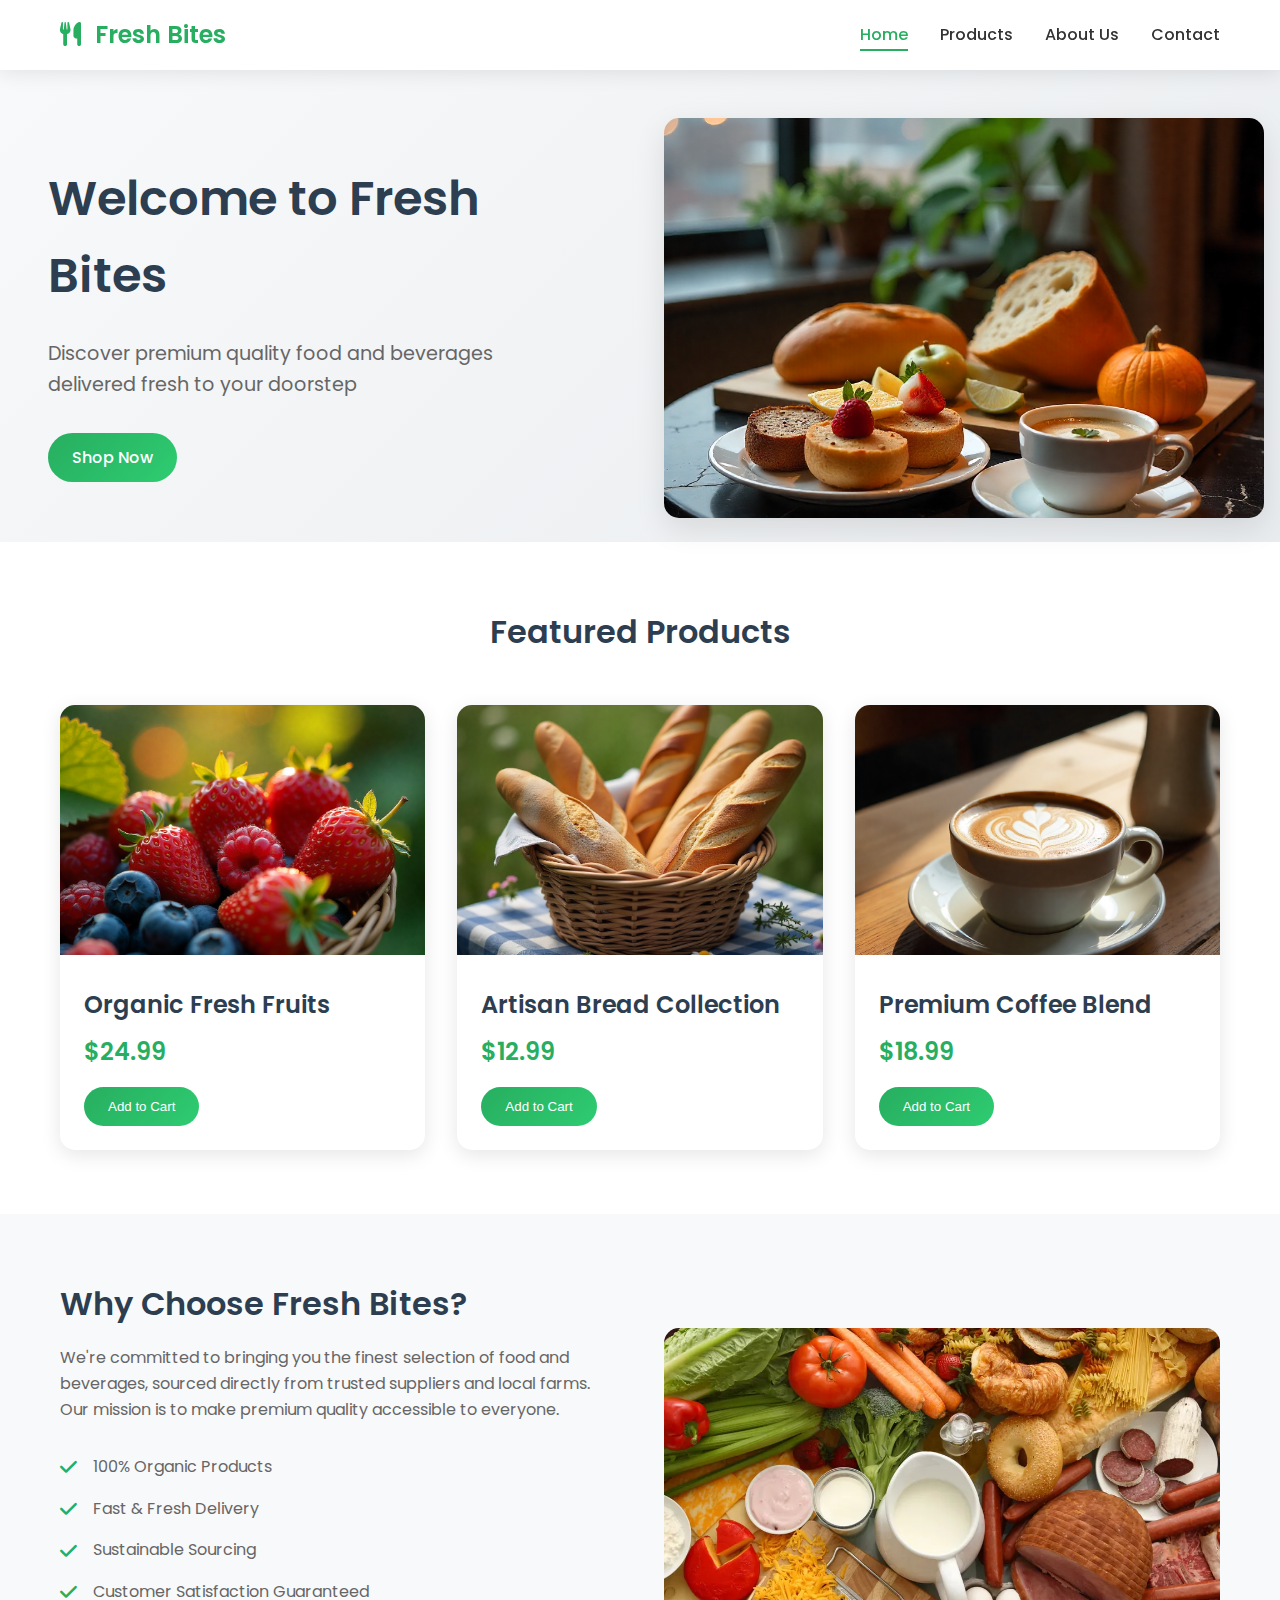
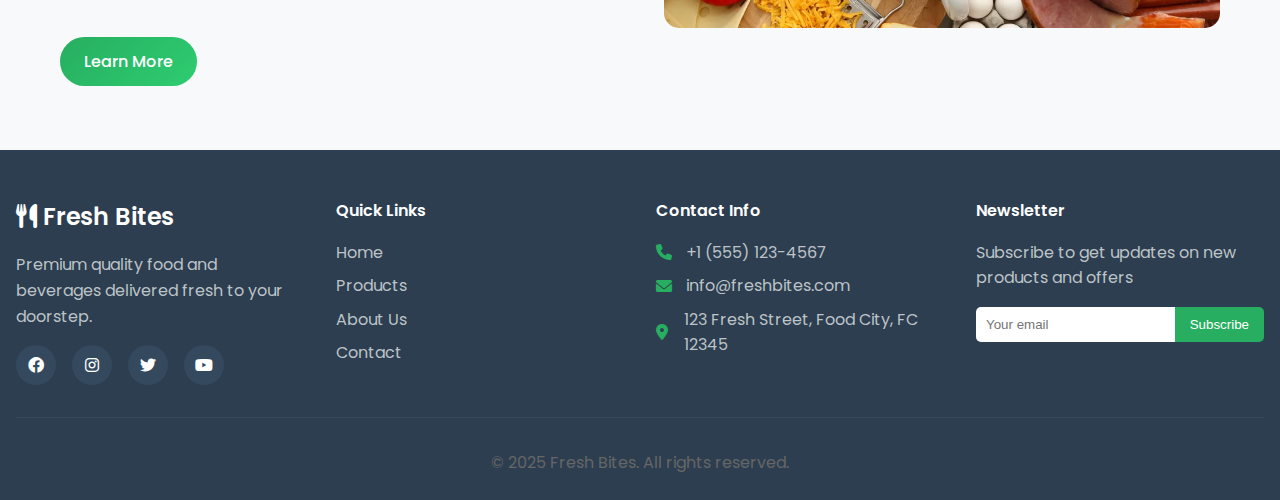
<file: index.html>
<!DOCTYPE html>
<html lang="en">
<head>
    <meta charset="UTF-8">
    <meta name="viewport" content="width=device-width, initial-scale=1.0">
    <title>Fresh Bites - Premium Food & Beverage Store</title>
    <link rel="stylesheet" href="css/style.css">
    <link href="https://fonts.googleapis.com/css2?family=Poppins:wght@300;400;500;600;700&display=swap" rel="stylesheet">
    <link rel="stylesheet" href="https://cdnjs.cloudflare.com/ajax/libs/font-awesome/6.0.0/css/all.min.css">
</head>
<body>
    <header>
        <nav class="navbar">
            <input type="checkbox" id="mobile-menu-toggle" class="mobile-menu-toggle">
            <div class="nav-container">
                <div class="logo">
                    <h2><i class="fas fa-utensils"></i> Fresh Bites</h2>
                </div>
                <ul class="nav-menu">
                    <li class="nav-item">
                        <a href="index.html" class="nav-link active">Home</a>
                    </li>
                    <li class="nav-item">
                        <a href="products.html" class="nav-link">Products</a>
                    </li>
                    <li class="nav-item">
                        <a href="about.html" class="nav-link">About Us</a>
                    </li>
                    <li class="nav-item">
                        <a href="contact.html" class="nav-link">Contact</a>
                    </li>
                </ul>
                <label for="mobile-menu-toggle" class="hamburger">
                    <span class="bar"></span>
                    <span class="bar"></span>
                    <span class="bar"></span>
                </label>
            </div>
        </nav>
    </header>

    <main>
        <!-- Hero Section -->
        <section class="hero">
            <div class="hero-content">
                <h1>Welcome to Fresh Bites</h1>
                <p>Discover premium quality food and beverages delivered fresh to your doorstep</p>
                <a href="products.html" class="cta-button">Shop Now</a>
            </div>
            <div class="hero-image">
                <img src="assets/images/hero_image.png" alt="Fresh Food Display">
            </div>
        </section>

        <!-- Featured Products Section -->
        <section class="featured-products">
            <div class="container">
                <h2>Featured Products</h2>
                <div class="products-grid">
                    <div class="product-card">
                        <div class="product-image">
                            <img src="assets/images/img-1.png" alt="Organic Fruits">
                        </div>
                        <div class="product-info">
                            <h3>Organic Fresh Fruits</h3>
                            <p class="price">$24.99</p>
                            <button class="add-to-cart">Add to Cart</button>
                        </div>
                    </div>
                    <div class="product-card">
                        <div class="product-image">
                            <img src="assets/images/img-2.png" alt="Artisan Bread">
                        </div>
                        <div class="product-info">
                            <h3>Artisan Bread Collection</h3>
                            <p class="price">$12.99</p>
                            <button class="add-to-cart">Add to Cart</button>
                        </div>
                    </div>
                    <div class="product-card">
                        <div class="product-image">
                            <img src="assets/images/img-3.png" alt="Premium Coffee">
                        </div>
                        <div class="product-info">
                            <h3>Premium Coffee Blend</h3>
                            <p class="price">$18.99</p>
                            <button class="add-to-cart">Add to Cart</button>
                        </div>
                    </div>
                </div>
            </div>
        </section>

        <!-- About Section -->
        <section class="about-preview">
            <div class="container">
                <div class="about-content">
                    <div class="about-text">
                        <h2>Why Choose Fresh Bites?</h2>
                        <p>We're committed to bringing you the finest selection of food and beverages, sourced directly from trusted suppliers and local farms. Our mission is to make premium quality accessible to everyone.</p>
                        <ul class="features-list">
                            <li><i class="fas fa-check"></i> 100% Organic Products</li>
                            <li><i class="fas fa-check"></i> Fast & Fresh Delivery</li>
                            <li><i class="fas fa-check"></i> Sustainable Sourcing</li>
                            <li><i class="fas fa-check"></i> Customer Satisfaction Guaranteed</li>
                        </ul>
                        <a href="about.html" class="learn-more">Learn More</a>
                    </div>
                    <div class="about-image">
                        <img src="assets/images/our_store.webp" alt="Our Story">
                    </div>
                </div>
            </div>
        </section>
    </main>

    <footer>
        <div class="footer-content">
            <div class="footer-section">
                <h3><i class="fas fa-utensils"></i> Fresh Bites</h3>
                <p>Premium quality food and beverages delivered fresh to your doorstep.</p>
                <div class="social-links">
                    <a href="#"><i class="fab fa-facebook"></i></a>
                    <a href="#"><i class="fab fa-instagram"></i></a>
                    <a href="#"><i class="fab fa-twitter"></i></a>
                    <a href="#"><i class="fab fa-youtube"></i></a>
                </div>
            </div>
            <div class="footer-section">
                <h4>Quick Links</h4>
                <ul>
                    <li><a href="index.html">Home</a></li>
                    <li><a href="products.html">Products</a></li>
                    <li><a href="about.html">About Us</a></li>
                    <li><a href="contact.html">Contact</a></li>
                </ul>
            </div>
            <div class="footer-section">
                <h4>Contact Info</h4>
                <div class="contact-info">
                    <p><i class="fas fa-phone"></i> +1 (555) 123-4567</p>
                    <p><i class="fas fa-envelope"></i> info@freshbites.com</p>
                    <p><i class="fas fa-map-marker-alt"></i> 123 Fresh Street, Food City, FC 12345</p>
                </div>
            </div>
            <div class="footer-section">
                <h4>Newsletter</h4>
                <p>Subscribe to get updates on new products and offers</p>
                <div class="newsletter">
                    <input type="email" placeholder="Your email">
                    <button type="submit">Subscribe</button>
                </div>
            </div>
        </div>
        <div class="footer-bottom">
            <p>&copy; 2025 Fresh Bites. All rights reserved.</p>
        </div>
    </footer>

</body>
</html>
</file>
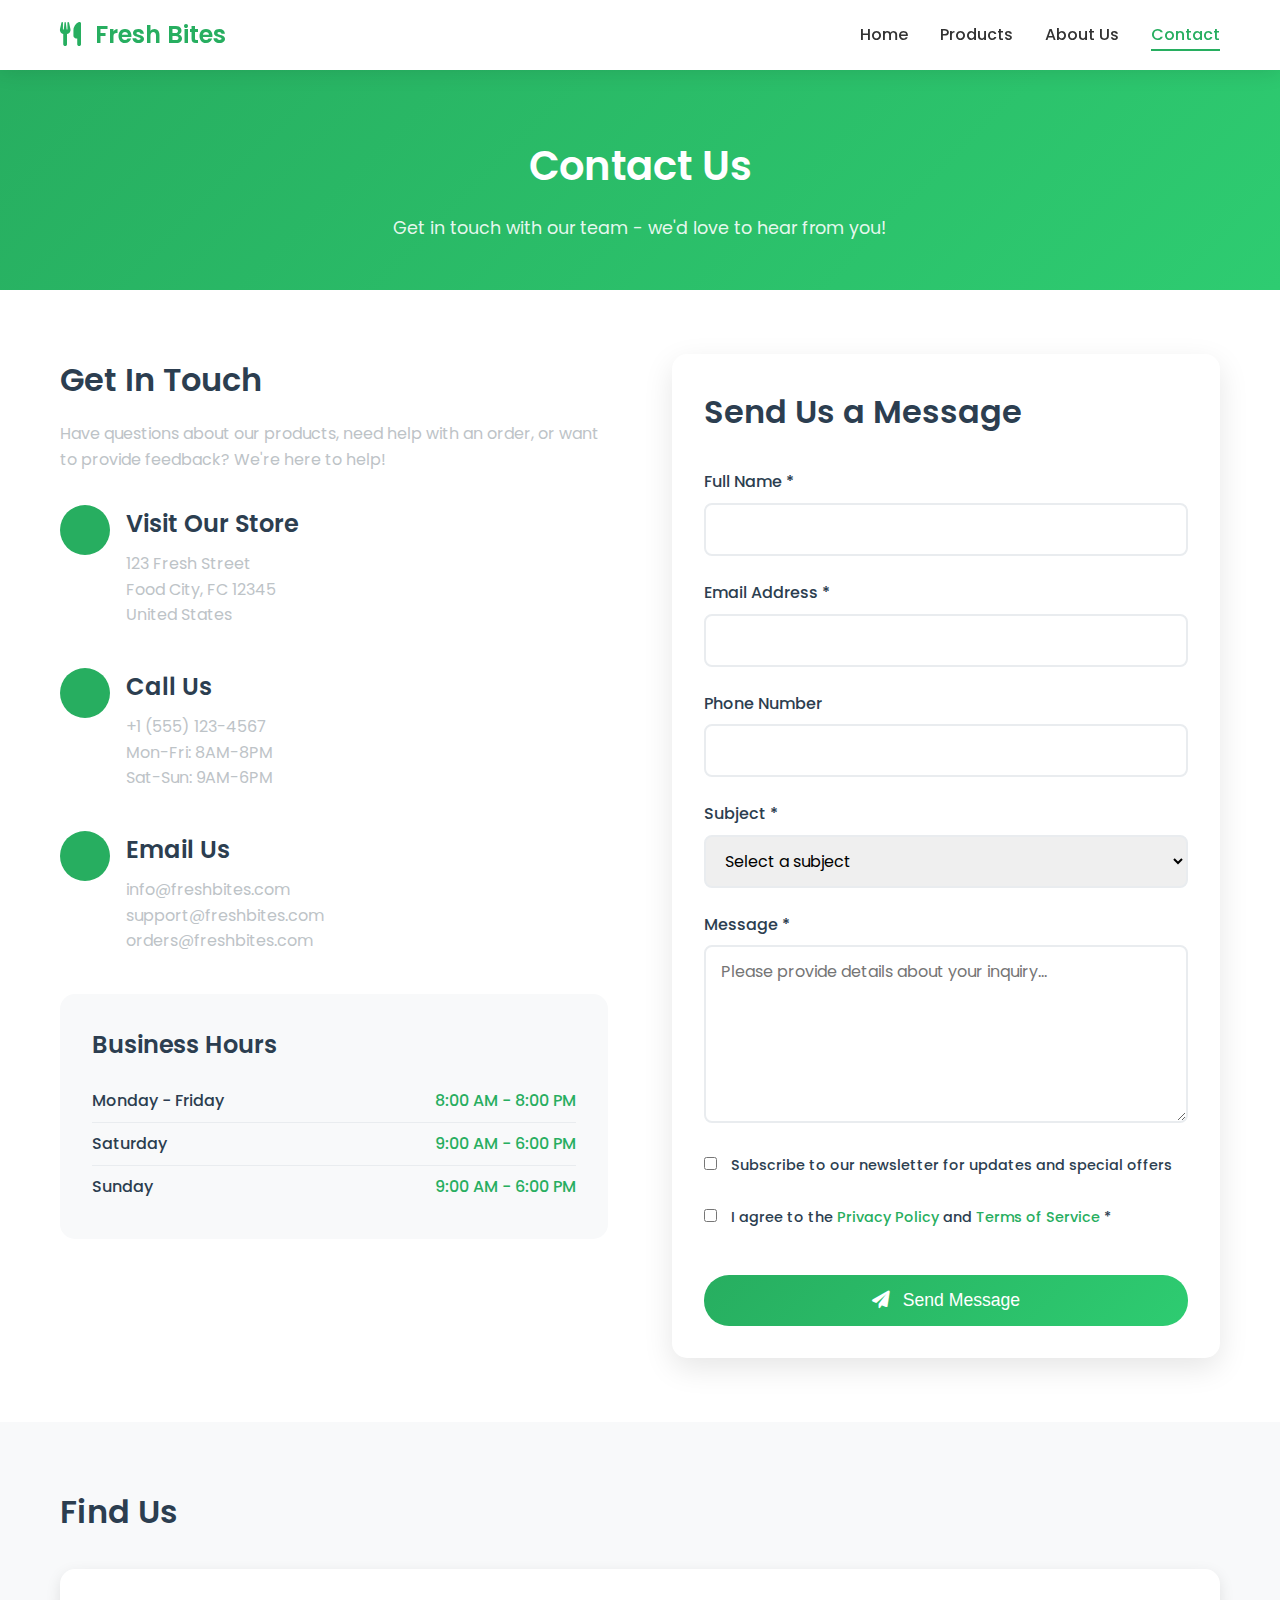
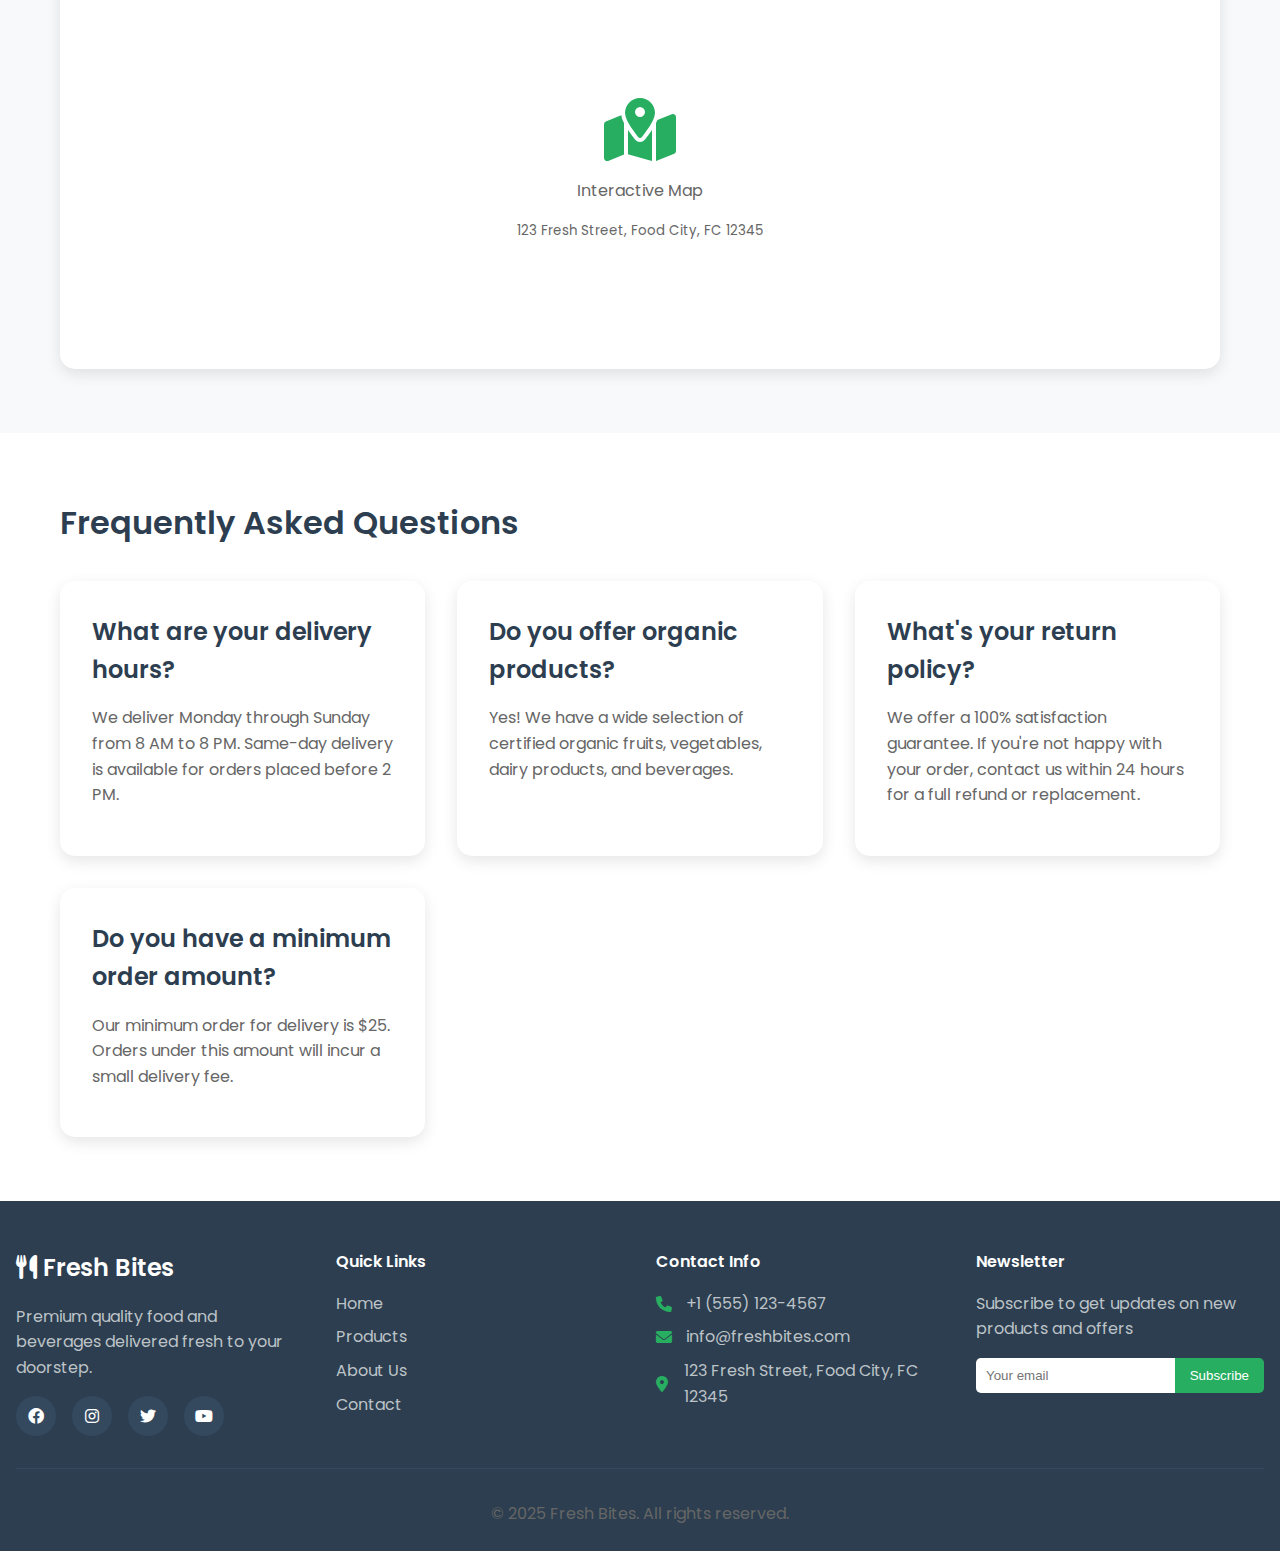
<file: contact.html>
<!DOCTYPE html>
<html lang="en">
<head>
    <meta charset="UTF-8">
    <meta name="viewport" content="width=device-width, initial-scale=1.0">
    <title>Contact Us - Fresh Bites</title>
    <link rel="stylesheet" href="css/style.css">
    <link href="https://fonts.googleapis.com/css2?family=Poppins:wght@300;400;500;600;700&display=swap" rel="stylesheet">
    <link rel="stylesheet" href="https://cdnjs.cloudflare.com/ajax/libs/font-awesome/6.0.0/css/all.min.css">
</head>
<body>
    <header>
        <nav class="navbar">
            <input type="checkbox" id="mobile-menu-toggle" class="mobile-menu-toggle">
            <div class="nav-container">
                <div class="logo">
                    <h2><i class="fas fa-utensils"></i> Fresh Bites</h2>
                </div>
                <ul class="nav-menu">
                    <li class="nav-item">
                        <a href="index.html" class="nav-link">Home</a>
                    </li>
                    <li class="nav-item">
                        <a href="products.html" class="nav-link">Products</a>
                    </li>
                    <li class="nav-item">
                        <a href="about.html" class="nav-link">About Us</a>
                    </li>
                    <li class="nav-item">
                        <a href="contact.html" class="nav-link active">Contact</a>
                    </li>
                </ul>
                <label for="mobile-menu-toggle" class="hamburger">
                    <span class="bar"></span>
                    <span class="bar"></span>
                    <span class="bar"></span>
                </label>
            </div>
        </nav>
    </header>

    <main>
        <section class="page-header">
            <div class="container">
                <h1>Contact Us</h1>
                <p>Get in touch with our team - we'd love to hear from you!</p>
            </div>
        </section>

        <section class="contact-section">
            <div class="container">
                <div class="contact-content">
                    <div class="contact-info">
                        <h2>Get In Touch</h2>
                        <p>Have questions about our products, need help with an order, or want to provide feedback? We're here to help!</p>
                        
                        <div class="contact-details">
                            <div class="contact-item">
                                <div class="contact-icon">
                                    <i class="fas fa-map-marker-alt"></i>
                                </div>
                                <div class="contact-text">
                                    <h3>Visit Our Store</h3>
                                    <p>123 Fresh Street<br>Food City, FC 12345<br>United States</p>
                                </div>
                            </div>
                            
                            <div class="contact-item">
                                <div class="contact-icon">
                                    <i class="fas fa-phone"></i>
                                </div>
                                <div class="contact-text">
                                    <h3>Call Us</h3>
                                    <p>+1 (555) 123-4567<br>Mon-Fri: 8AM-8PM<br>Sat-Sun: 9AM-6PM</p>
                                </div>
                            </div>
                            
                            <div class="contact-item">
                                <div class="contact-icon">
                                    <i class="fas fa-envelope"></i>
                                </div>
                                <div class="contact-text">
                                    <h3>Email Us</h3>
                                    <p>info@freshbites.com<br>support@freshbites.com<br>orders@freshbites.com</p>
                                </div>
                            </div>
                        </div>

                        <div class="business-hours">
                            <h3>Business Hours</h3>
                            <div class="hours-grid">
                                <div class="hours-item">
                                    <span class="day">Monday - Friday</span>
                                    <span class="time">8:00 AM - 8:00 PM</span>
                                </div>
                                <div class="hours-item">
                                    <span class="day">Saturday</span>
                                    <span class="time">9:00 AM - 6:00 PM</span>
                                </div>
                                <div class="hours-item">
                                    <span class="day">Sunday</span>
                                    <span class="time">9:00 AM - 6:00 PM</span>
                                </div>
                            </div>
                        </div>
                    </div>

                    <div class="contact-form-container">
                        <form class="contact-form" id="contactForm">
                            <h2>Send Us a Message</h2>
                            
                            <div class="form-group">
                                <label for="name">Full Name *</label>
                                <input type="text" id="name" name="name" required>
                                <span class="error-message" id="nameError"></span>
                            </div>

                            <div class="form-group">
                                <label for="email">Email Address *</label>
                                <input type="email" id="email" name="email" required>
                                <span class="error-message" id="emailError"></span>
                            </div>

                            <div class="form-group">
                                <label for="phone">Phone Number</label>
                                <input type="tel" id="phone" name="phone">
                            </div>

                            <div class="form-group">
                                <label for="subject">Subject *</label>
                                <select id="subject" name="subject" required>
                                    <option value="">Select a subject</option>
                                    <option value="general">General Inquiry</option>
                                    <option value="order">Order Support</option>
                                    <option value="product">Product Question</option>
                                    <option value="complaint">Complaint</option>
                                    <option value="feedback">Feedback</option>
                                    <option value="partnership">Partnership Inquiry</option>
                                </select>
                                <span class="error-message" id="subjectError"></span>
                            </div>

                            <div class="form-group">
                                <label for="message">Message *</label>
                                <textarea id="message" name="message" rows="6" required placeholder="Please provide details about your inquiry..."></textarea>
                                <span class="error-message" id="messageError"></span>
                            </div>

                            <div class="form-group checkbox-group">
                                <label class="checkbox-label">
                                    <input type="checkbox" id="newsletter" name="newsletter">
                                    <span class="checkmark"></span>
                                    Subscribe to our newsletter for updates and special offers
                                </label>
                            </div>

                            <div class="form-group checkbox-group">
                                <label class="checkbox-label">
                                    <input type="checkbox" id="privacy" name="privacy" required>
                                    <span class="checkmark"></span>
                                    I agree to the <a href="#" class="privacy-link">Privacy Policy</a> and <a href="#" class="privacy-link">Terms of Service</a> *
                                </label>
                                <span class="error-message" id="privacyError"></span>
                            </div>

                            <button type="submit" class="submit-btn">
                                <i class="fas fa-paper-plane"></i>
                                Send Message
                            </button>
                        </form>
                    </div>
                </div>
            </div>
        </section>

        <section class="map-section">
            <div class="container">
                <h2>Find Us</h2>
                <div class="map-container">
                    <div class="map-placeholder">
                        <i class="fas fa-map-marked-alt"></i>
                        <p>Interactive Map</p>
                        <small>123 Fresh Street, Food City, FC 12345</small>
                    </div>
                </div>
            </div>
        </section>

        <section class="faq-section">
            <div class="container">
                <h2>Frequently Asked Questions</h2>
                <div class="faq-grid">
                    <div class="faq-item">
                        <h3>What are your delivery hours?</h3>
                        <p>We deliver Monday through Sunday from 8 AM to 8 PM. Same-day delivery is available for orders placed before 2 PM.</p>
                    </div>
                    <div class="faq-item">
                        <h3>Do you offer organic products?</h3>
                        <p>Yes! We have a wide selection of certified organic fruits, vegetables, dairy products, and beverages.</p>
                    </div>
                    <div class="faq-item">
                        <h3>What's your return policy?</h3>
                        <p>We offer a 100% satisfaction guarantee. If you're not happy with your order, contact us within 24 hours for a full refund or replacement.</p>
                    </div>
                    <div class="faq-item">
                        <h3>Do you have a minimum order amount?</h3>
                        <p>Our minimum order for delivery is $25. Orders under this amount will incur a small delivery fee.</p>
                    </div>
                </div>
            </div>
        </section>
    </main>

    <footer>
        <div class="footer-content">
            <div class="footer-section">
                <h3><i class="fas fa-utensils"></i> Fresh Bites</h3>
                <p>Premium quality food and beverages delivered fresh to your doorstep.</p>
                <div class="social-links">
                    <a href="#"><i class="fab fa-facebook"></i></a>
                    <a href="#"><i class="fab fa-instagram"></i></a>
                    <a href="#"><i class="fab fa-twitter"></i></a>
                    <a href="#"><i class="fab fa-youtube"></i></a>
                </div>
            </div>
            <div class="footer-section">
                <h4>Quick Links</h4>
                <ul>
                    <li><a href="index.html">Home</a></li>
                    <li><a href="products.html">Products</a></li>
                    <li><a href="about.html">About Us</a></li>
                    <li><a href="contact.html">Contact</a></li>
                </ul>
            </div>
            <div class="footer-section">
                <h4>Contact Info</h4>
                <div class="contact-info">
                    <p><i class="fas fa-phone"></i> +1 (555) 123-4567</p>
                    <p><i class="fas fa-envelope"></i> info@freshbites.com</p>
                    <p><i class="fas fa-map-marker-alt"></i> 123 Fresh Street, Food City, FC 12345</p>
                </div>
            </div>
            <div class="footer-section">
                <h4>Newsletter</h4>
                <p>Subscribe to get updates on new products and offers</p>
                <div class="newsletter">
                    <input type="email" placeholder="Your email">
                    <button type="submit">Subscribe</button>
                </div>
            </div>
        </div>
        <div class="footer-bottom">
            <p>&copy; 2025 Fresh Bites. All rights reserved.</p>
        </div>
    </footer>

</body>
</html>
</file>
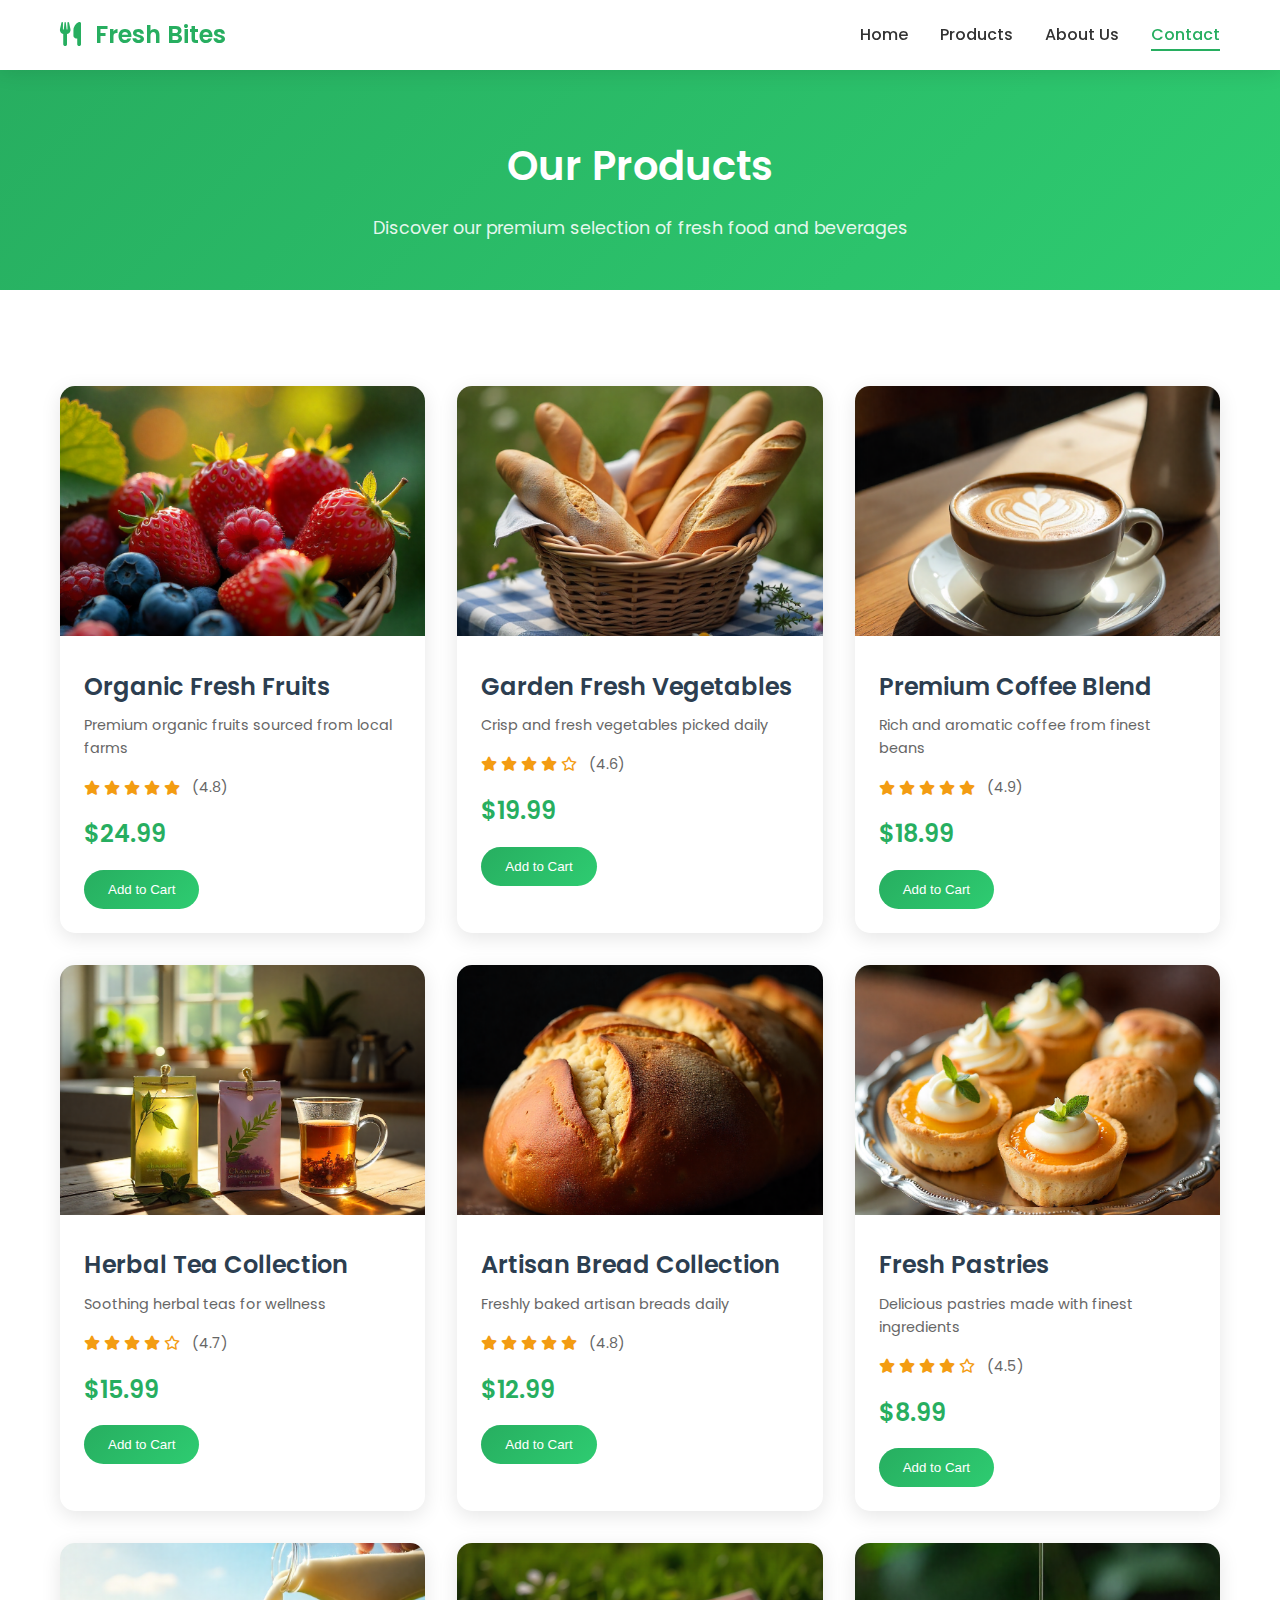
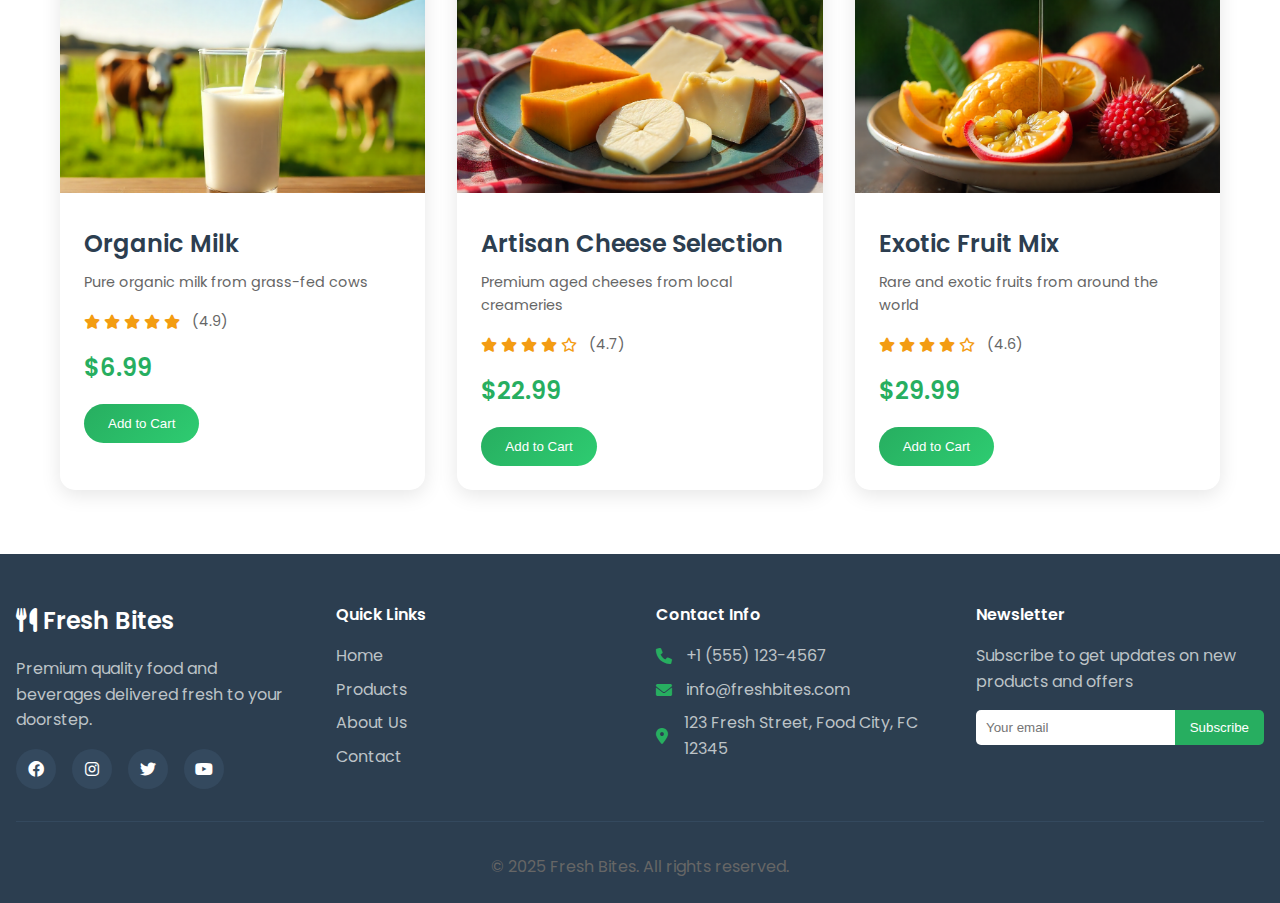
<file: products.html>
<!DOCTYPE html>
<html lang="en">
<head>
    <meta charset="UTF-8">
    <meta name="viewport" content="width=device-width, initial-scale=1.0">
    <title>Products - Fresh Bites</title>
    <link rel="stylesheet" href="css/style.css">
    <link href="https://fonts.googleapis.com/css2?family=Poppins:wght@300;400;500;600;700&display=swap" rel="stylesheet">
    <link rel="stylesheet" href="https://cdnjs.cloudflare.com/ajax/libs/font-awesome/6.0.0/css/all.min.css">
</head>
<body>
    <header>
        <nav class="navbar">
            <input type="checkbox" id="mobile-menu-toggle" class="mobile-menu-toggle">
            <div class="nav-container">
                <div class="logo">
                    <h2><i class="fas fa-utensils"></i> Fresh Bites</h2>
                </div>
                <ul class="nav-menu">
                    <li class="nav-item">
                        <a href="index.html" class="nav-link">Home</a>
                    </li>
                    <li class="nav-item">
                        <a href="products.html" class="nav-link">Products</a>
                    </li>
                    <li class="nav-item">
                        <a href="about.html" class="nav-link">About Us</a>
                    </li>
                    <li class="nav-item">
                        <a href="contact.html" class="nav-link active">Contact</a>
                    </li>
                </ul>
                <label for="mobile-menu-toggle" class="hamburger">
                    <span class="bar"></span>
                    <span class="bar"></span>
                    <span class="bar"></span>
                </label>
            </div>
        </nav>
    </header>

    <main>
        <section class="page-header">
            <div class="container">
                <h1>Our Products</h1>
                <p>Discover our premium selection of fresh food and beverages</p>
            </div>
        </section>

        <section class="products-section">
            <div class="container">
                <div class="products-grid">
                    <div class="product-card">
                        <div class="product-image">
                            <img src="assets/images/img-1.png" alt="Organic Fruits">
                            <div class="product-overlay">
                                <button class="quick-view">Quick View</button>
                            </div>
                        </div>
                        <div class="product-info">
                            <h3>Organic Fresh Fruits</h3>
                            <p class="product-description">Premium organic fruits sourced from local farms</p>
                            <div class="product-rating">
                                <i class="fas fa-star"></i><i class="fas fa-star"></i>
                                <i class="fas fa-star"></i><i class="fas fa-star"></i>
                                <i class="fas fa-star"></i>
                                <span>(4.8)</span>
                            </div>
                            <p class="price">$24.99</p>
                            <button class="add-to-cart">Add to Cart</button>
                        </div>
                    </div>

                    <div class="product-card">
                        <div class="product-image">
                            <img src="assets/images/img-2.png" alt="Fresh Vegetables">
                            <div class="product-overlay">
                                <button class="quick-view">Quick View</button>
                            </div>
                        </div>
                        <div class="product-info">
                            <h3>Garden Fresh Vegetables</h3>
                            <p class="product-description">Crisp and fresh vegetables picked daily</p>
                            <div class="product-rating">
                                <i class="fas fa-star"></i><i class="fas fa-star"></i>
                                <i class="fas fa-star"></i><i class="fas fa-star"></i>
                                <i class="far fa-star"></i>
                                <span>(4.6)</span>
                            </div>
                            <p class="price">$19.99</p>
                            <button class="add-to-cart">Add to Cart</button>
                        </div>
                    </div>

                    <div class="product-card">
                        <div class="product-image">
                            <img src="assets/images/img-3.png" alt="Premium Coffee">
                            <div class="product-overlay">
                                <button class="quick-view">Quick View</button>
                            </div>
                        </div>
                        <div class="product-info">
                            <h3>Premium Coffee Blend</h3>
                            <p class="product-description">Rich and aromatic coffee from finest beans</p>
                            <div class="product-rating">
                                <i class="fas fa-star"></i><i class="fas fa-star"></i>
                                <i class="fas fa-star"></i><i class="fas fa-star"></i>
                                <i class="fas fa-star"></i>
                                <span>(4.9)</span>
                            </div>
                            <p class="price">$18.99</p>
                            <button class="add-to-cart">Add to Cart</button>
                        </div>
                    </div>

                    <div class="product-card">
                        <div class="product-image">
                            <img src="assets/images/img-4.png" alt="Herbal Tea">
                            <div class="product-overlay">
                                <button class="quick-view">Quick View</button>
                            </div>
                        </div>
                        <div class="product-info">
                            <h3>Herbal Tea Collection</h3>
                            <p class="product-description">Soothing herbal teas for wellness</p>
                            <div class="product-rating">
                                <i class="fas fa-star"></i><i class="fas fa-star"></i>
                                <i class="fas fa-star"></i><i class="fas fa-star"></i>
                                <i class="far fa-star"></i>
                                <span>(4.7)</span>
                            </div>
                            <p class="price">$15.99</p>
                            <button class="add-to-cart">Add to Cart</button>
                        </div>
                    </div>

                    <div class="product-card">
                        <div class="product-image">
                            <img src="assets/images/img-5.png" alt="Artisan Bread">
                            <div class="product-overlay">
                                <button class="quick-view">Quick View</button>
                            </div>
                        </div>
                        <div class="product-info">
                            <h3>Artisan Bread Collection</h3>
                            <p class="product-description">Freshly baked artisan breads daily</p>
                            <div class="product-rating">
                                <i class="fas fa-star"></i><i class="fas fa-star"></i>
                                <i class="fas fa-star"></i><i class="fas fa-star"></i>
                                <i class="fas fa-star"></i>
                                <span>(4.8)</span>
                            </div>
                            <p class="price">$12.99</p>
                            <button class="add-to-cart">Add to Cart</button>
                        </div>
                    </div>

                    <div class="product-card">
                        <div class="product-image">
                            <img src="assets/images/img-6.png" alt="Fresh Pastries">
                            <div class="product-overlay">
                                <button class="quick-view">Quick View</button>
                            </div>
                        </div>
                        <div class="product-info">
                            <h3>Fresh Pastries</h3>
                            <p class="product-description">Delicious pastries made with finest ingredients</p>
                            <div class="product-rating">
                                <i class="fas fa-star"></i><i class="fas fa-star"></i>
                                <i class="fas fa-star"></i><i class="fas fa-star"></i>
                                <i class="far fa-star"></i>
                                <span>(4.5)</span>
                            </div>
                            <p class="price">$8.99</p>
                            <button class="add-to-cart">Add to Cart</button>
                        </div>
                    </div>

                    <div class="product-card">
                        <div class="product-image">
                            <img src="assets/images/img-7.png" alt="Organic Milk">
                            <div class="product-overlay">
                                <button class="quick-view">Quick View</button>
                            </div>
                        </div>
                        <div class="product-info">
                            <h3>Organic Milk</h3>
                            <p class="product-description">Pure organic milk from grass-fed cows</p>
                            <div class="product-rating">
                                <i class="fas fa-star"></i><i class="fas fa-star"></i>
                                <i class="fas fa-star"></i><i class="fas fa-star"></i>
                                <i class="fas fa-star"></i>
                                <span>(4.9)</span>
                            </div>
                            <p class="price">$6.99</p>
                            <button class="add-to-cart">Add to Cart</button>
                        </div>
                    </div>

                    <div class="product-card">
                        <div class="product-image">
                            <img src="assets/images/img-8.png" alt="Artisan Cheese">
                            <div class="product-overlay">
                                <button class="quick-view">Quick View</button>
                            </div>
                        </div>
                        <div class="product-info">
                            <h3>Artisan Cheese Selection</h3>
                            <p class="product-description">Premium aged cheeses from local creameries</p>
                            <div class="product-rating">
                                <i class="fas fa-star"></i><i class="fas fa-star"></i>
                                <i class="fas fa-star"></i><i class="fas fa-star"></i>
                                <i class="far fa-star"></i>
                                <span>(4.7)</span>
                            </div>
                            <p class="price">$22.99</p>
                            <button class="add-to-cart">Add to Cart</button>
                        </div>
                    </div>

                    <div class="product-card">
                        <div class="product-image">
                            <img src="assets/images/img-9.png" alt="Exotic Fruits">
                            <div class="product-overlay">
                                <button class="quick-view">Quick View</button>
                            </div>
                        </div>
                        <div class="product-info">
                            <h3>Exotic Fruit Mix</h3>
                            <p class="product-description">Rare and exotic fruits from around the world</p>
                            <div class="product-rating">
                                <i class="fas fa-star"></i><i class="fas fa-star"></i>
                                <i class="fas fa-star"></i><i class="fas fa-star"></i>
                                <i class="far fa-star"></i>
                                <span>(4.6)</span>
                            </div>
                            <p class="price">$29.99</p>
                            <button class="add-to-cart">Add to Cart</button>
                        </div>
                    </div>
                </div>
            </div>
        </section>
    </main>

    <footer>
        <div class="footer-content">
            <div class="footer-section">
                <h3><i class="fas fa-utensils"></i> Fresh Bites</h3>
                <p>Premium quality food and beverages delivered fresh to your doorstep.</p>
                <div class="social-links">
                    <a href="#"><i class="fab fa-facebook"></i></a>
                    <a href="#"><i class="fab fa-instagram"></i></a>
                    <a href="#"><i class="fab fa-twitter"></i></a>
                    <a href="#"><i class="fab fa-youtube"></i></a>
                </div>
            </div>
            <div class="footer-section">
                <h4>Quick Links</h4>
                <ul>
                    <li><a href="index.html">Home</a></li>
                    <li><a href="products.html">Products</a></li>
                    <li><a href="about.html">About Us</a></li>
                    <li><a href="contact.html">Contact</a></li>
                </ul>
            </div>
            <div class="footer-section">
                <h4>Contact Info</h4>
                <div class="contact-info">
                    <p><i class="fas fa-phone"></i> +1 (555) 123-4567</p>
                    <p><i class="fas fa-envelope"></i> info@freshbites.com</p>
                    <p><i class="fas fa-map-marker-alt"></i> 123 Fresh Street, Food City, FC 12345</p>
                </div>
            </div>
            <div class="footer-section">
                <h4>Newsletter</h4>
                <p>Subscribe to get updates on new products and offers</p>
                <div class="newsletter">
                    <input type="email" placeholder="Your email" aria-label="Your email">
                    <button type="submit">Subscribe</button>
                </div>
            </div>
        </div>
        <div class="footer-bottom">
            <p>&copy; 2025 Fresh Bites. All rights reserved.</p>
        </div>
    </footer>
</body>
</html>
</file>
<file: css/style.css>
/* Reset and Base Styles */
* {
    margin: 0;
    padding: 0;
    box-sizing: border-box;
}

html {
    scroll-behavior: smooth;
}

body {
    font-family: 'Poppins', sans-serif;
    line-height: 1.6;
    color: #333;
    background-color: #fff;
}

.container {
    max-width: 1200px;
    margin: 0 auto;
    padding: 0 20px;
}

/* Typography */
h1,
h2,
h3,
h4,
h5,
h6 {
    font-weight: 600;
    margin-bottom: 1rem;
    color: #2c3e50;
}

h1 {
    font-size: 2.5rem;
}

h2 {
    font-size: 2rem;
}

h3 {
    font-size: 1.5rem;
}

p {
    margin-bottom: 1rem;
    color: #666;
}

/* Buttons */
.cta-button,
.add-to-cart,
.submit-btn,
.learn-more {
    display: inline-block;
    padding: 12px 24px;
    background: linear-gradient(135deg, #27ae60, #2ecc71);
    color: white;
    text-decoration: none;
    border-radius: 25px;
    font-weight: 500;
    border: none;
    cursor: pointer;
    transition: all 0.3s ease;
    text-align: center;
}

.cta-button:hover,
.add-to-cart:hover,
.submit-btn:hover,
.learn-more:hover {
    background: linear-gradient(135deg, #219a52, #27ae60);
    transform: translateY(-2px);
    box-shadow: 0 5px 15px rgba(39, 174, 96, 0.4);
}

/* Header and Navigation */
.navbar {
    background: rgba(255, 255, 255, 0.95);
    backdrop-filter: blur(10px);
    position: fixed;
    top: 0;
    width: 100%;
    z-index: 1000;
    box-shadow: 0 2px 20px rgba(0, 0, 0, 0.1);
    transition: all 0.3s ease;
}

.nav-container {
    max-width: 1200px;
    margin: 0 auto;
    padding: 0 20px;
    display: flex;
    justify-content: space-between;
    align-items: center;
    height: 70px;
}

.logo h2 {
    color: #27ae60;
    margin: 0;
    font-size: 1.5rem;
}

.logo i {
    margin-right: 8px;
}

.nav-menu {
    display: flex;
    list-style: none;
    margin: 0;
}

.nav-item {
    margin-left: 2rem;
}

.nav-link {
    text-decoration: none;
    color: #333;
    font-weight: 500;
    transition: all 0.3s ease;
    position: relative;
}

.nav-link:hover,
.nav-link.active {
    color: #27ae60;
}

.nav-link::after {
    content: '';
    position: absolute;
    bottom: -5px;
    left: 0;
    width: 0;
    height: 2px;
    background: #27ae60;
    transition: width 0.3s ease;
}

.nav-link:hover::after,
.nav-link.active::after {
    width: 100%;
}

/* Mobile Menu - CSS Only Solution */
.hamburger {
    display: none;
    flex-direction: column;
    cursor: pointer;
}

.bar {
    width: 25px;
    height: 3px;
    background: #333;
    margin: 3px 0;
    transition: 0.3s;
}

/* CSS-only mobile menu toggle */
.mobile-menu-toggle {
    display: none;
}

.mobile-menu-toggle:checked~.nav-container .nav-menu {
    left: 0;
}

.mobile-menu-toggle:checked~.nav-container .hamburger .bar:nth-child(2) {
    opacity: 0;
}

.mobile-menu-toggle:checked~.nav-container .hamburger .bar:nth-child(1) {
    transform: translateY(8px) rotate(45deg);
}

.mobile-menu-toggle:checked~.nav-container .hamburger .bar:nth-child(3) {
    transform: translateY(-8px) rotate(-45deg);
}

/* Main Content Spacing */
main {
    margin-top: 70px;
}

/* Hero Section */
.hero {
    display: grid;
    grid-template-columns: 1fr 1fr;
    gap: 3rem;
    align-items: center;
    padding: 3rem 1rem 1rem 1rem;
    background: linear-gradient(135deg, #f8f9fa 0%, #e9ecef 100%);
}

.hero-content {
    padding: 0 2rem;
}

.hero h1 {
    font-size: 3rem;
    color: #2c3e50;
    margin-bottom: 1.5rem;
}

.hero p {
    font-size: 1.2rem;
    color: #666;
    margin-bottom: 2rem;
}

.hero-image img {
    width: 100%;
    height: 400px;
    object-fit: cover;
    border-radius: 15px;
    box-shadow: 0 10px 30px rgba(0, 0, 0, 0.1);

}

/* Page Header */
.page-header {
    background: linear-gradient(135deg, #27ae60, #2ecc71);
    color: white;
    text-align: center;
    padding: 4rem 0 2rem;
}

.page-header h1 {
    color: white;
    font-size: 2.5rem;
    margin-bottom: 1rem;
}

.page-header p {
    color: rgba(255, 255, 255, 0.9);
    font-size: 1.1rem;
}

/* Product Sections */
.featured-products,
.products-section {
    padding: 4rem 0;
}

.featured-products h2,
.products-section h2 {
    text-align: center;
    margin-bottom: 3rem;
}

.products-grid {
    display: grid;
    grid-template-columns: repeat(auto-fit, minmax(280px, 1fr));
    gap: 2rem;
    margin-top: 2rem;
}

.product-card {
    background: white;
    border-radius: 15px;
    overflow: hidden;
    box-shadow: 0 5px 20px rgba(0, 0, 0, 0.1);
    transition: all 0.3s ease;
    position: relative;
}

.product-card:hover {
    transform: translateY(-10px);
    box-shadow: 0 15px 40px rgba(0, 0, 0, 0.15);
}

.product-image {
    position: relative;
    overflow: hidden;
}

.product-image img {
    width: 100%;
    height: 250px;
    object-fit: cover;
    transition: transform 0.3s ease;
}

.product-card:hover .product-image img {
    transform: scale(1.1);
}

.product-overlay {
    position: absolute;
    top: 0;
    left: 0;
    right: 0;
    bottom: 0;
    background: rgba(39, 174, 96, 0.8);
    display: flex;
    align-items: center;
    justify-content: center;
    opacity: 0;
    transition: opacity 0.3s ease;
}

.product-card:hover .product-overlay {
    opacity: 1;
}

.quick-view {
    background: white;
    color: #27ae60;
    padding: 10px 20px;
    border: none;
    border-radius: 20px;
    font-weight: 500;
    cursor: pointer;
    transition: all 0.3s ease;
}

.quick-view:hover {
    background: #f8f9fa;
}

.product-info {
    padding: 1.5rem;
}

.product-info h3 {
    color: #2c3e50;
    margin-bottom: 0.5rem;
}

.product-description {
    color: #666;
    font-size: 0.9rem;
    margin-bottom: 1rem;
}

.product-rating {
    display: flex;
    align-items: center;
    gap: 0.25rem;
    margin-bottom: 1rem;
}

.product-rating i {
    color: #f39c12;
    font-size: 0.9rem;
}

.product-rating span {
    color: #666;
    font-size: 0.9rem;
    margin-left: 0.5rem;
}

.price {
    font-size: 1.5rem;
    font-weight: 600;
    color: #27ae60;
    margin-bottom: 1rem;
}

/* Filter Tabs */
.filter-tabs {
    display: flex;
    justify-content: center;
    gap: 1rem;
    margin-bottom: 2rem;
    flex-wrap: wrap;
}

.filter-btn {
    padding: 10px 20px;
    background: white;
    border: 2px solid #e9ecef;
    border-radius: 25px;
    color: #666;
    cursor: pointer;
    transition: all 0.3s ease;
    font-weight: 500;
}

.filter-btn.active,
.filter-btn:hover {
    background: #27ae60;
    color: white;
    border-color: #27ae60;
}

/* About Sections */
.about-preview {
    background: #f8f9fa;
    padding: 4rem 0;
}

.about-content {
    display: grid;
    grid-template-columns: 1fr 1fr;
    gap: 3rem;
    align-items: center;
}

.features-list {
    list-style: none;
    margin: 2rem 0;
}

.features-list li {
    display: flex;
    align-items: center;
    margin-bottom: 1rem;
    color: #666;
}

.features-list i {
    color: #27ae60;
    margin-right: 1rem;
    font-size: 1.2rem;
}

.about-image img,
.story-image img {
    width: 100%;
    height: 300px;
    object-fit: cover;
    border-radius: 15px;
}

/* About Page Specific Styles */
.about-story {
    padding: 4rem 0;
}

.story-content {
    display: grid;
    grid-template-columns: 2fr 1fr;
    gap: 3rem;
    align-items: center;
}

.story-stats {
    display: grid;
    grid-template-columns: repeat(3, 1fr);
    gap: 2rem;
    margin-top: 2rem;
}

.stat {
    text-align: center;
    padding: 1.5rem;
    background: white;
    border-radius: 10px;
    box-shadow: 0 5px 15px rgba(0, 0, 0, 0.1);
}

.stat h3 {
    font-size: 2rem;
    color: #27ae60;
    margin-bottom: 0.5rem;
}

.stat p {
    color: #666;
    margin: 0;
}

.mission-values {
    background: #f8f9fa;
    padding: 4rem 0;
}

.values-grid {
    display: grid;
    grid-template-columns: repeat(auto-fit, minmax(250px, 1fr));
    gap: 2rem;
    margin-top: 2rem;
}

.value-card {
    background: white;
    padding: 2rem;
    border-radius: 15px;
    text-align: center;
    box-shadow: 0 5px 15px rgba(0, 0, 0, 0.1);
    transition: transform 0.3s ease;
}

.value-card:hover {
    transform: translateY(-5px);
}

.value-icon {
    font-size: 3rem;
    color: #27ae60;
    margin-bottom: 1rem;
}

.team-section {
    padding: 4rem 0;
}

.team-grid {
    display: grid;
    grid-template-columns: repeat(auto-fit, minmax(300px, 1fr));
    gap: 2rem;
    margin-top: 2rem;
}

.team-member {
    background: white;
    border-radius: 15px;
    overflow: hidden;
    box-shadow: 0 5px 20px rgba(0, 0, 0, 0.1);
    transition: transform 0.3s ease;
}

.team-member:hover {
    transform: translateY(-5px);
}

.member-image img {
    width: 100%;
    height: 250px;
    object-fit: cover;
}

.member-info {
    padding: 1.5rem;
}

.role {
    color: #27ae60;
    font-weight: 500;
    margin-bottom: 1rem;
}

.certifications {
    background: #f8f9fa;
    padding: 4rem 0;
}

.cert-grid {
    display: grid;
    grid-template-columns: repeat(auto-fit, minmax(200px, 1fr));
    gap: 2rem;
    margin-top: 2rem;
}

.cert-item {
    text-align: center;
    padding: 2rem;
    background: white;
    border-radius: 15px;
    box-shadow: 0 5px 15px rgba(0, 0, 0, 0.1);
}

.cert-item i {
    font-size: 3rem;
    color: #27ae60;
    margin-bottom: 1rem;
}

/* Contact Page Styles */
.contact-section {
    padding: 4rem 0;
}

.contact-content {
    display: grid;
    grid-template-columns: 1fr 1fr;
    gap: 4rem;
}

.contact-details {
    margin: 2rem 0;
}

.contact-item {
    display: flex;
    align-items: flex-start;
    margin-bottom: 2rem;
}

.contact-icon {
    background: #27ae60;
    color: white;
    width: 50px;
    height: 50px;
    border-radius: 50%;
    display: flex;
    align-items: center;
    justify-content: center;
    margin-right: 1rem;
    flex-shrink: 0;
}

.contact-text h3 {
    margin-bottom: 0.5rem;
    color: #2c3e50;
}

.business-hours {
    background: #f8f9fa;
    padding: 2rem;
    border-radius: 15px;
    margin-top: 2rem;
}

.hours-grid {
    margin-top: 1rem;
}

.hours-item {
    display: flex;
    justify-content: space-between;
    padding: 0.5rem 0;
    border-bottom: 1px solid #e9ecef;
}

.hours-item:last-child {
    border-bottom: none;
}

.day {
    font-weight: 500;
    color: #2c3e50;
}

.time {
    color: #27ae60;
    font-weight: 500;
}

/* Contact Form */
.contact-form-container {
    background: white;
    padding: 2rem;
    border-radius: 15px;
    box-shadow: 0 10px 30px rgba(0, 0, 0, 0.1);
}

.contact-form h2 {
    margin-bottom: 2rem;
    color: #2c3e50;
}

.form-group {
    margin-bottom: 1.5rem;
}

.form-group label {
    display: block;
    margin-bottom: 0.5rem;
    font-weight: 500;
    color: #2c3e50;
}

.form-group input,
.form-group select,
.form-group textarea {
    width: 100%;
    padding: 12px 15px;
    border: 2px solid #e9ecef;
    border-radius: 8px;
    font-family: inherit;
    font-size: 1rem;
    transition: border-color 0.3s ease;
}

.form-group input:focus,
.form-group select:focus,
.form-group textarea:focus {
    outline: none;
    border-color: #27ae60;
}

.form-group textarea {
    resize: vertical;
    min-height: 120px;
}

.checkbox-group {
    display: flex;
    align-items: flex-start;
}

.checkbox-label {
    display: flex;
    align-items: flex-start;
    cursor: pointer;
    font-size: 0.9rem;
    color: #666;
    line-height: 1.4;
}

.checkbox-label input[type="checkbox"] {
    width: auto;
    margin-right: 10px;
    margin-top: 2px;
}

.privacy-link {
    color: #27ae60;
    text-decoration: none;
}

.privacy-link:hover {
    text-decoration: underline;
}

.error-message {
    color: #e74c3c;
    font-size: 0.8rem;
    margin-top: 0.25rem;
    display: block;
}

.submit-btn {
    width: 100%;
    padding: 15px;
    font-size: 1.1rem;
    margin-top: 1rem;
}

.submit-btn i {
    margin-right: 8px;
}

/* Map Section */
.map-section {
    background: #f8f9fa;
    padding: 4rem 0;
}

.map-container {
    margin-top: 2rem;
}

.map-placeholder {
    background: white;
    height: 400px;
    border-radius: 15px;
    display: flex;
    flex-direction: column;
    align-items: center;
    justify-content: center;
    color: #666;
    box-shadow: 0 5px 15px rgba(0, 0, 0, 0.1);
}

.map-placeholder i {
    font-size: 4rem;
    color: #27ae60;
    margin-bottom: 1rem;
}

/* FAQ Section */
.faq-section {
    padding: 4rem 0;
}

.faq-grid {
    display: grid;
    grid-template-columns: repeat(auto-fit, minmax(300px, 1fr));
    gap: 2rem;
    margin-top: 2rem;
}

.faq-item {
    background: white;
    padding: 2rem;
    border-radius: 15px;
    box-shadow: 0 5px 15px rgba(0, 0, 0, 0.1);
}

.faq-item h3 {
    color: #2c3e50;
    margin-bottom: 1rem;
}

/* Footer */
footer {
    background: #2c3e50;
    color: white;
    padding: 3rem 1rem 0.5rem 1rem;
}

.footer-content {
    display: grid;
    grid-template-columns: repeat(auto-fit, minmax(250px, 1fr));
    gap: 2rem;
    margin-bottom: 2rem;
}

.footer-section h3,
.footer-section h4 {
    color: white;
    margin-bottom: 1rem;
}

.footer-section p {
    color: #bdc3c7;
    margin-bottom: 1rem;
}

.footer-section ul {
    list-style: none;
}

.footer-section ul li {
    margin-bottom: 0.5rem;
}

.footer-section ul li a {
    color: #bdc3c7;
    text-decoration: none;
    transition: color 0.3s ease;
}

.footer-section ul li a:hover {
    color: #27ae60;
}

.social-links {
    display: flex;
    gap: 1rem;
    margin-top: 1rem;
}

.social-links a {
    display: flex;
    align-items: center;
    justify-content: center;
    width: 40px;
    height: 40px;
    background: #34495e;
    color: white;
    border-radius: 50%;
    text-decoration: none;
    transition: all 0.3s ease;
}

.social-links a:hover {
    background: #27ae60;
    transform: translateY(-2px);
}

.contact-info p {
    display: flex;
    align-items: center;
    margin-bottom: 0.5rem;
    color: #bdc3c7;
}

.contact-info i {
    margin-right: 10px;
    width: 20px;
    color: #27ae60;
}

.newsletter {
    display: flex;
    margin-top: 1rem;
}

.newsletter input {
    flex: 1;
    padding: 10px;
    border: none;
    border-radius: 5px 0 0 5px;
    outline: none;
}

.newsletter button {
    background: #27ae60;
    color: white;
    border: none;
    padding: 10px 15px;
    border-radius: 0 5px 5px 0;
    cursor: pointer;
    transition: background 0.3s ease;
}

.newsletter button:hover {
    background: #219a52;
}

.footer-bottom {
    text-align: center;
    padding-top: 2rem;
    border-top: 1px solid #34495e;
    color: #bdc3c7;
}

/* Responsive Design */
@media (max-width: 768px) {
    .hamburger {
        display: flex;
    }

    .nav-menu {
        position: fixed;
        left: -100%;
        top: 70px;
        flex-direction: column;
        background-color: white;
        width: 100%;
        text-align: center;
        transition: 0.3s;
        box-shadow: 0 10px 27px rgba(0, 0, 0, 0.05);
        padding: 2rem 0;
    }

    .nav-item {
        margin: 1rem 0;
    }

    .hero {
        grid-template-columns: 1fr;
        text-align: center;
        padding: 2rem 0;
    }

    .hero h1 {
        font-size: 2rem;
    }

    .hero-content {
        order: 2;
        padding: 0 1rem;
    }

    .hero-image {
        order: 1;
    }

    .products-grid {
        grid-template-columns: repeat(auto-fit, minmax(250px, 1fr));
        gap: 1.5rem;
    }

    .about-content,
    .story-content,
    .contact-content {
        grid-template-columns: 1fr;
        gap: 2rem;
    }

    .story-stats {
        grid-template-columns: 1fr;
        gap: 1rem;
    }

    .values-grid {
        grid-template-columns: 1fr;
    }

    .team-grid {
        grid-template-columns: 1fr;
    }

    .filter-tabs {
        justify-content: flex-start;
        overflow-x: auto;
        padding-bottom: 10px;
    }

    .filter-btn {
        white-space: nowrap;
        flex-shrink: 0;
    }

    .contact-content {
        grid-template-columns: 1fr;
    }

    .footer-content {
        grid-template-columns: 1fr;
        text-align: center;
    }

    .newsletter {
        flex-direction: column;
        gap: 10px;
    }

    .newsletter input,
    .newsletter button {
        border-radius: 5px;
    }
}

@media (max-width: 480px) {
    .container {
        padding: 0 15px;
    }

    .hero h1 {
        font-size: 1.8rem;
    }

    .page-header h1 {
        font-size: 2rem;
    }

    .products-grid {
        grid-template-columns: 1fr;
    }

    .contact-form-container {
        padding: 1.5rem;
    }

    .cert-grid {
        grid-template-columns: repeat(2, 1fr);
    }

    .faq-grid {
        grid-template-columns: 1fr;
    }
}

/* Utility Classes */
.text-center {
    text-align: center;
}

.mb-1 {
    margin-bottom: 1rem;
}

.mb-2 {
    margin-bottom: 2rem;
}

.mb-3 {
    margin-bottom: 3rem;
}

.mt-1 {
    margin-top: 1rem;
}

.mt-2 {
    margin-top: 2rem;
}

.mt-3 {
    margin-top: 3rem;
}

.hidden {
    display: none;
}

/* Animations */
@keyframes fadeInUp {
    from {
        opacity: 0;
        transform: translateY(30px);
    }

    to {
        opacity: 1;
        transform: translateY(0);
    }
}

.fade-in-up {
    animation: fadeInUp 0.6s ease-out;
}

/* Loading States */
.loading {
    opacity: 0.6;
    pointer-events: none;
}

/* Success/Error States */
.success {
    color: #27ae60;
    background-color: #d4edda;
    border: 1px solid #c3e6cb;
    padding: 10px;
    border-radius: 5px;
    margin: 1rem 0;
}

.error {
    color: #e74c3c;
    background-color: #f8d7da;
    border: 1px solid #f5c6cb;
    padding: 10px;
    border-radius: 5px;
    margin: 1rem 0;
}
</file>
